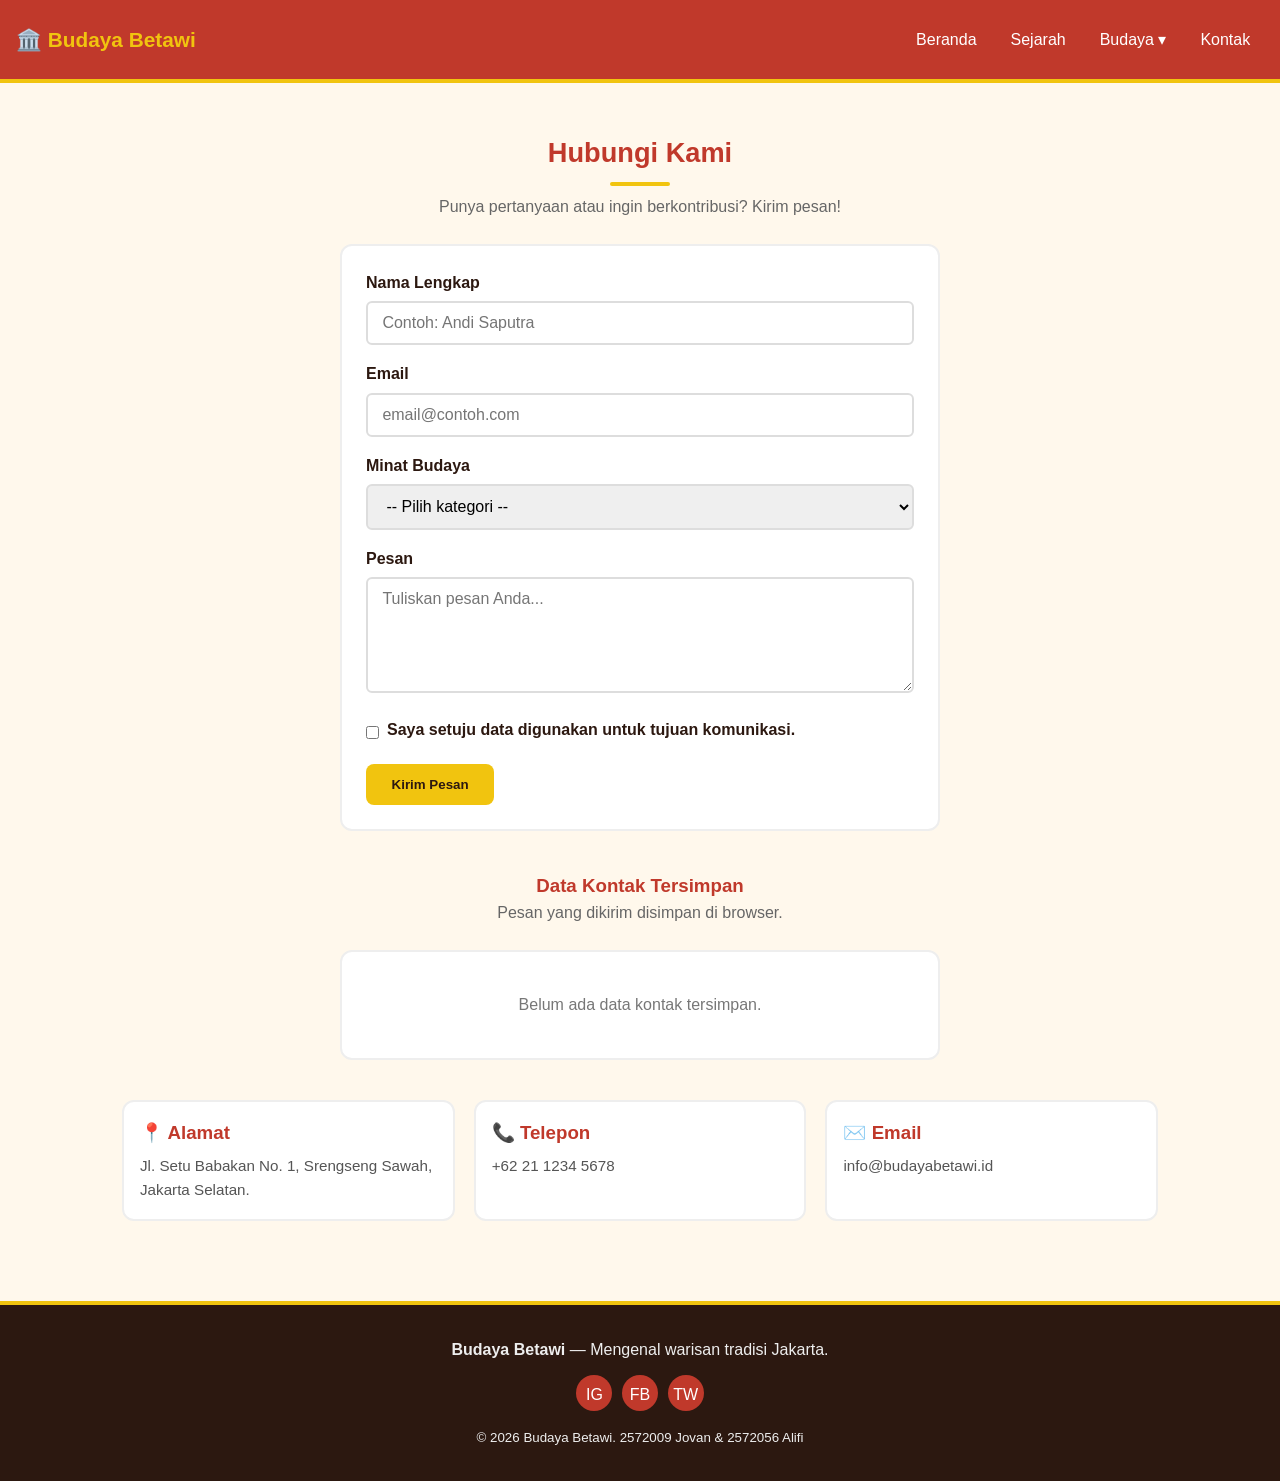
<file: kontak.html>
<!DOCTYPE html>
<html lang="en">
<head>
  <meta charset="UTF-8" />
  <meta name="viewport" content="width=device-width, initial-scale=1.0" />
  <title>Kontak - Budaya Betawi</title>
  <meta name="description" content="Hubungi kami untuk informasi lebih lanjut tentang budaya Betawi." />
  <link rel="stylesheet" href="style.css" />
</head>
<body>
  <nav class="navbar">
    <div class="nav-wrap">
      <a href="index.html" class="brand">🏛️ Budaya Betawi</a>
      <button class="menu-toggle" onclick="toggleMenu()">☰</button>
      <ul class="nav-links" id="navLinks">
        <li><a href="index.html">Beranda</a></li>
        <li><a href="sejarah.html">Sejarah</a></li>
        <li class="dropdown" onclick="toggleDropdown(this)">
          <a href="#">Budaya ▾</a>
          <ul class="dropdown-menu">
            <li><a href="kuliner.html">Kuliner</a></li>
            <li><a href="kesenian.html">Kesenian</a></li>
          </ul>
        </li>
        <li><a href="kontak.html">Kontak</a></li>
      </ul>
    </div>
  </nav>

  <section class="container">
    <h2 class="section-title">Hubungi Kami</h2>
    <p class="section-sub">Punya pertanyaan atau ingin berkontribusi? Kirim pesan!</p>

    <div class="form-card fade-up">
      <form id="kontakForm" novalidate>
        <div class="form-group">
          <label for="nama">Nama Lengkap</label>
          <input type="text" id="nama" name="nama" placeholder="Contoh: Andi Saputra" required />
        </div>
        <div class="form-group">
          <label for="email">Email</label>
          <input type="email" id="email" name="email" placeholder="email@contoh.com" required />
        </div>
        <div class="form-group">
          <label for="minat">Minat Budaya</label>
          <select id="minat" name="minat" required>
            <option value="">-- Pilih kategori --</option>
            <option value="Sejarah">Sejarah</option>
            <option value="Kuliner">Kuliner</option>
            <option value="Kesenian">Kesenian</option>
            <option value="Pakaian Adat">Pakaian Adat</option>
            <option value="Musik Tradisional">Musik Tradisional</option>
          </select>
        </div>
        <div class="form-group">
          <label for="pesan">Pesan</label>
          <textarea id="pesan" name="pesan" rows="5" placeholder="Tuliskan pesan Anda..." required></textarea>
        </div>
        <div class="form-group checkbox-row">
          <input type="checkbox" id="setuju" name="setuju" />
          <label for="setuju">Saya setuju data digunakan untuk tujuan komunikasi.</label>
        </div>
        <button type="submit" class="btn">Kirim Pesan</button>
        <div id="formResult" style="display:none"></div>
      </form>
    </div>
    <h3 style="margin-top:2.5rem;text-align:center;color:#c0392b">Data Kontak Tersimpan</h3>
    <p class="section-sub">Pesan yang dikirim disimpan di browser.</p>
    <div class="form-card fade-up">
      <div id="kontakList"></div>
    </div>

    <div class="grid" style="margin-top:2.5rem">
      <div class="card fade-up"><div class="card-body">
        <h3>📍 Alamat</h3><p>Jl. Setu Babakan No. 1, Srengseng Sawah, Jakarta Selatan.</p>
      </div></div>
      <div class="card fade-up"><div class="card-body">
        <h3>📞 Telepon</h3><p>+62 21 1234 5678</p>
      </div></div>
      <div class="card fade-up"><div class="card-body">
        <h3>✉️ Email</h3><p>info@budayabetawi.id</p>
      </div></div>
    </div>
  </section>

  <footer>
    <p><strong>Budaya Betawi</strong> — Mengenal warisan tradisi Jakarta.</p>
    <div class="socials"><a href="#">IG</a><a href="#">FB</a><a href="#">TW</a></div>
    <small>&copy; <span id="year"></span> Budaya Betawi. 2572009 Jovan & 2572056 Alifi</small>
  </footer>

  <script src="script.js"></script>
</body>
</html>
</file>
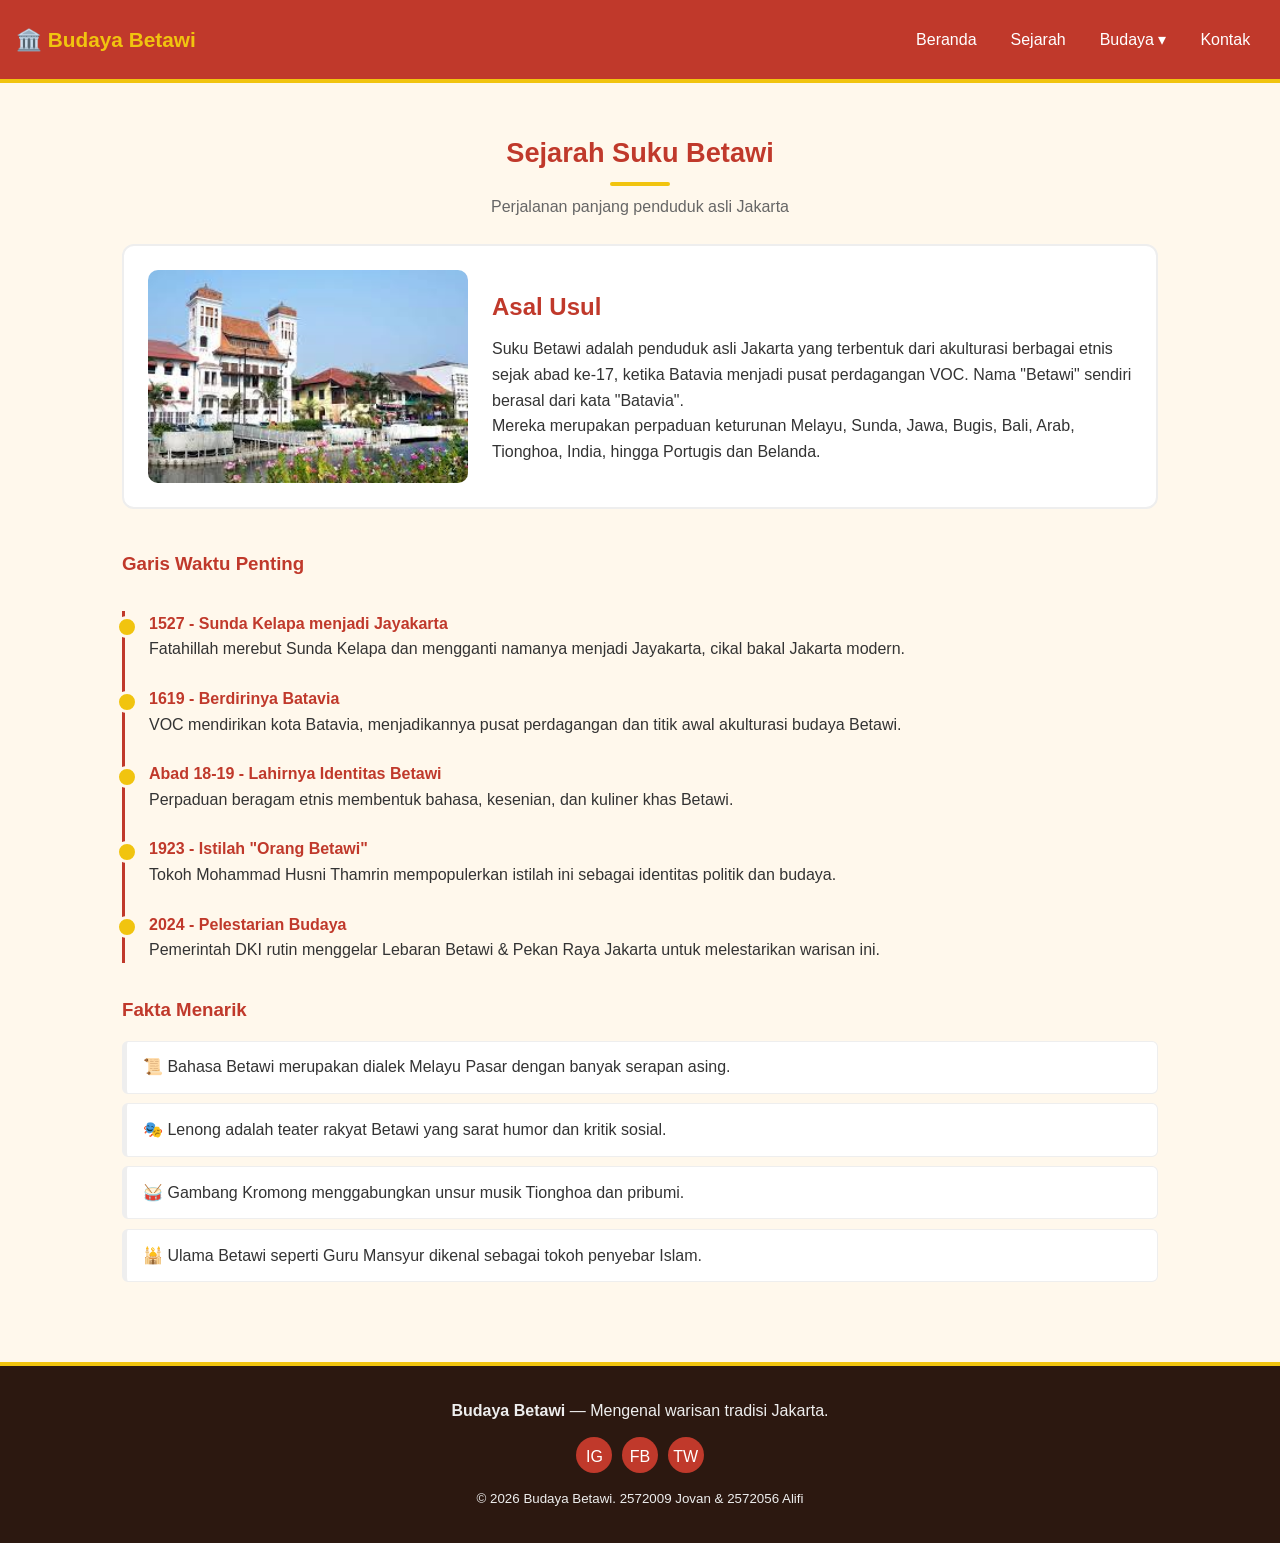
<file: sejarah.html>
<!DOCTYPE html>
<html lang="en">
<head>
  <meta charset="UTF-8" />
  <meta name="viewport" content="width=device-width, initial-scale=1.0" />
  <title>Sejarah Betawi - Budaya Jakarta</title>
  <meta name="description" content="Sejarah singkat suku Betawi sebagai penduduk asli Jakarta dari masa Sunda Kelapa hingga kini." />
  <link rel="stylesheet" href="style.css" />
</head>
<body>
  <nav class="navbar">
    <div class="nav-wrap">
      <a href="index.html" class="brand">🏛️ Budaya Betawi</a>
      <button class="menu-toggle" onclick="toggleMenu()">☰</button>
      <ul class="nav-links" id="navLinks">
        <li><a href="index.html">Beranda</a></li>
        <li><a href="sejarah.html">Sejarah</a></li>
        <li class="dropdown" onclick="toggleDropdown(this)">
          <a href="#">Budaya ▾</a>
          <ul class="dropdown-menu">
            <li><a href="kuliner.html">Kuliner</a></li>
            <li><a href="kesenian.html">Kesenian</a></li>
          </ul>
        </li>
        <li><a href="kontak.html">Kontak</a></li>
      </ul>
    </div>
  </nav>

  <section class="container">
    <h2 class="section-title">Sejarah Suku Betawi</h2>
    <p class="section-sub">Perjalanan panjang penduduk asli Jakarta</p>

    <div class="feature fade-up">
      <img src="[data-uri]" alt="Kota Tua Jakarta" loading="lazy" />
      <div class="feature-text">
        <h2>Asal Usul</h2>
        <p>Suku Betawi adalah penduduk asli Jakarta yang terbentuk dari akulturasi berbagai etnis sejak abad ke-17, ketika Batavia menjadi pusat perdagangan VOC. Nama "Betawi" sendiri berasal dari kata "Batavia".</p>
        <p>Mereka merupakan perpaduan keturunan Melayu, Sunda, Jawa, Bugis, Bali, Arab, Tionghoa, India, hingga Portugis dan Belanda.</p>
      </div>
    </div>

    <h3 style="margin-top:2.5rem;color:#c0392b">Garis Waktu Penting</h3>
    <div class="timeline">
      <div class="timeline-item fade-up">
        <h4>1527 - Sunda Kelapa menjadi Jayakarta</h4>
        <p>Fatahillah merebut Sunda Kelapa dan mengganti namanya menjadi Jayakarta, cikal bakal Jakarta modern.</p>
      </div>
      <div class="timeline-item fade-up">
        <h4>1619 - Berdirinya Batavia</h4>
        <p>VOC mendirikan kota Batavia, menjadikannya pusat perdagangan dan titik awal akulturasi budaya Betawi.</p>
      </div>
      <div class="timeline-item fade-up">
        <h4>Abad 18-19 - Lahirnya Identitas Betawi</h4>
        <p>Perpaduan beragam etnis membentuk bahasa, kesenian, dan kuliner khas Betawi.</p>
      </div>
      <div class="timeline-item fade-up">
        <h4>1923 - Istilah "Orang Betawi"</h4>
        <p>Tokoh Mohammad Husni Thamrin mempopulerkan istilah ini sebagai identitas politik dan budaya.</p>
      </div>
      <div class="timeline-item fade-up">
        <h4>2024 - Pelestarian Budaya</h4>
        <p>Pemerintah DKI rutin menggelar Lebaran Betawi & Pekan Raya Jakarta untuk melestarikan warisan ini.</p>
      </div>
    </div>

    <h3 style="margin-top:2rem;color:#c0392b">Fakta Menarik</h3>
    <ul class="fakta-list">
      <li>📜 Bahasa Betawi merupakan dialek Melayu Pasar dengan banyak serapan asing.</li>
      <li>🎭 Lenong adalah teater rakyat Betawi yang sarat humor dan kritik sosial.</li>
      <li>🥁 Gambang Kromong menggabungkan unsur musik Tionghoa dan pribumi.</li>
      <li>🕌 Ulama Betawi seperti Guru Mansyur dikenal sebagai tokoh penyebar Islam.</li>
    </ul>
  </section>

  <footer>
    <p><strong>Budaya Betawi</strong> — Mengenal warisan tradisi Jakarta.</p>
    <div class="socials"><a href="#">IG</a><a href="#">FB</a><a href="#">TW</a></div>
    <small>&copy; <span id="year"></span> Budaya Betawi. 2572009 Jovan & 2572056 Alifi</small>
  </footer>

  <script src="script.js"></script>
</body>
</html>
</file>
<file: style.css>
* { box-sizing: border-box; margin: 0; padding: 0; }

body {
  font-family: 'Segoe UI', Tahoma, Geneva, Verdana, sans-serif;
  background: #fff8ec;
  color: #333;
  line-height: 1.6;
}

img {
  max-width: 100%;
  display: block;
  border-radius: 10px;
}

a {
  color: #c0392b;
  text-decoration: none;
}


.navbar {
  background: #c0392b;
  color: #fff;
  padding: 1rem;
  border-bottom: 4px solid #f1c40f;
  position: sticky;
  top: 0;
  z-index: 100;
}

.nav-wrap {
  display: flex;
  align-items: center;
  justify-content: space-between;
  flex-wrap: wrap;
}

.brand {
  font-weight: bold;
  font-size: 1.3rem;
  color: #f1c40f;
}

.menu-toggle {
  background: #fff;
  border: 2px solid #fff;
  color: #c0392b;
  padding: 0.4rem 0.8rem;
  border-radius: 6px;
  cursor: pointer;
  font-size: 1rem;
  font-weight: bold;
}

.nav-links {
  list-style: none;
  display: none;
  flex-direction: column;
  width: 100%;
  margin-top: 0.8rem;
  gap: 0.3rem;
}

.nav-links.open {
  display: flex;
}

.nav-links a {
  display: block;
  color: #fff;
  padding: 0.6rem 0.8rem;
  border-radius: 6px;
  border: 1px solid transparent;
}

.nav-links a:hover,
.nav-links a.active {
  background: #a93226;
  border-color: #f1c40f;
}


.dropdown {
  position: relative;
}

.dropdown-menu {
  display: none;
  position: absolute;
  top: 100%;
  left: 0;
  min-width: 160px;
  list-style: none;
  background: #fff;
  color: #333;
  border-radius: 6px;
  padding: 0.4rem;
  border: 2px solid #f1c40f;
  z-index: 101;
}

.dropdown-menu a {
  color: #333;
  padding: 0.5rem 0.8rem;
}

.dropdown-menu a:hover {
  background: #f1c40f;
  color: #2c1810;
}

.dropdown.show .dropdown-menu {
  display: block;
}


.hero {
  min-height: 60vh;
  display: flex;
  align-items: center;
  justify-content: center;
  text-align: center;
  color: #fff;
  background: #2c1810;
  padding: 2rem 1rem;
  border-bottom: 6px solid #f1c40f;
   position: relative;
   overflow: hidden;
  
}

.hero-slides {
  position: absolute;
  inset: 0;
  z-index: 0;
}
.hero-slide {
  position: absolute;
  inset: 0;
  width: 100%;
  height: 100%;
  object-fit: cover;
  border-radius: 0;
  opacity: 0;
  transition: opacity 1.2s ease-in-out;
}
.hero-slide.active {
  opacity: 1;
}
.hero-overlay {
  position: absolute;
  inset: 0;
  background: rgba(44, 24, 16, 0.6);
  z-index: 1;
}
.hero-content {
  position: relative;
  z-index: 2;
}

.hero h1 {
  font-size: 2.2rem;
  margin-bottom: 1rem;
  color: #f1c40f;
}

.hero p {
  max-width: 600px;
  margin: 0 auto 1.5rem;
  font-size: 1rem;
  color: #eee;
}

.btn {
  display: inline-block;
  padding: 0.8rem 1.6rem;
  border-radius: 8px;
  font-weight: bold;
  cursor: pointer;
  border: none;
  background: #f1c40f;
  color: #2c1810;
}

.btn:hover {
  background: #d4ac0d;
}

.btn.outline {
  background: transparent;
  color: #fff;
  border: 2px solid #fff;
}

.btn.outline:hover {
  background: #fff;
  color: #c0392b;
}


section {
  padding: 2rem 1rem;
}

.container {
  max-width: 1100px;
  margin: 0 auto;
}

.section-title {
  text-align: center;
  font-size: 1.7rem;
  margin-bottom: 0.5rem;
  color: #c0392b;
}

.section-title::after {
  content: "";
  display: block;
  width: 60px;
  height: 4px;
  margin: 0.5rem auto 0;
  background: #f1c40f;
  border-radius: 2px;
}

.section-sub {
  text-align: center;
  color: #666;
  margin-bottom: 1.5rem;
}


.grid {
  display: grid;
  gap: 1.2rem;
  grid-template-columns: 1fr;
}

.card {
  background: #fff;
  border-radius: 12px;
  overflow: hidden;
  border: 2px solid #eee;
  display: flex;
  flex-direction: column;
}

.card:hover {
  border-color: #f1c40f;
}

.card img {
  width: 100%;
  height: 200px;
  object-fit: cover;
  border-radius: 0;
}

.card-body {
  padding: 1rem;
  flex: 1;
  display: flex;
  flex-direction: column;
}

.card h3 {
  color: #c0392b;
  margin-bottom: 0.4rem;
}

.card p {
  flex: 1;
  font-size: 0.95rem;
  color: #555;
}

.badge {
  display: inline-block;
  background: #f1c40f;
  color: #2c1810;
  padding: 0.2rem 0.6rem;
  border-radius: 20px;
  font-size: 0.75rem;
  font-weight: bold;
  margin-top: 0.6rem;
}


.feature {
  display: flex;
  flex-direction: column;
  gap: 1.5rem;
  align-items: center;
  background: #fff;
  padding: 1.5rem;
  border-radius: 12px;
  border: 2px solid #eee;
}

.feature img {
  flex: 1;
  max-width: 320px;
}

.feature-text {
  flex: 1;
}

.feature-text h2 {
  color: #c0392b;
  margin-bottom: 0.6rem;
}


.fakta-list {
  list-style: none;
  display: grid;
  gap: 0.6rem;
  margin-top: 1rem;
}

.fakta-list li {
  background: #fff;
  padding: 0.8rem 1rem;
  border-left: 5px solid #f1c40f;
  border-radius: 6px;
  border: 1px solid #eee;
  border-left-width: 5px;
}

.fakta-list li:hover {
  border-left-color: #c0392b;
  background: #fffdf5;
}


.timeline {
  position: relative;
  margin: 2rem 0;
  padding-left: 1.5rem;
  border-left: 3px solid #c0392b;
}

.timeline-item {
  margin-bottom: 1.5rem;
  position: relative;
}

.timeline-item::before {
  content: "";
  position: absolute;
  left: -2.05rem;
  top: 0.3rem;
  width: 1rem;
  height: 1rem;
  border-radius: 50%;
  background: #f1c40f;
  border: 3px solid #fff8ec;
}

.timeline-item h4 {
  color: #c0392b;
}


.form-card {
  background: #fff;
  padding: 1.5rem;
  border-radius: 12px;
  border: 2px solid #eee;
  max-width: 600px;
  margin: 0 auto;
}

.form-group {
  margin-bottom: 1rem;
}

.form-group label {
  display: block;
  margin-bottom: 0.35rem;
  font-weight: bold;
  color: #2c1810;
}

.form-group input,
.form-group select,
.form-group textarea {
  width: 100%;
  padding: 0.7rem 0.9rem;
  border: 2px solid #ddd;
  border-radius: 6px;
  font-size: 1rem;
  font-family: inherit;
}

.form-group input:focus,
.form-group select:focus,
.form-group textarea:focus {
  outline: none;
  border-color: #c0392b;
}

.checkbox-row {
  display: flex;
  align-items: center;
  gap: 0.5rem;
}

.checkbox-row input {
  width: auto;
}

.alert {
  padding: 0.9rem 1rem;
  border-radius: 6px;
  margin-top: 1rem;
  font-weight: bold;
}

.alert.success {
  background: #d4edda;
  color: #155724;
  border: 2px solid #28a745;
}

.alert.error {
  background: #f8d7da;
  color: #721c24;
  border: 2px solid #dc3545;
}


.quiz-card {
  background: #fff;
  padding: 1.5rem;
  border-radius: 12px;
  border: 2px solid #eee;
  max-width: 640px;
  margin: 0 auto;
}

.quiz-opt {
  display: block;
  width: 100%;
  text-align: left;
  padding: 0.8rem 1rem;
  margin: 0.4rem 0;
  background: #f9f9f9;
  border: 2px solid #ddd;
  border-radius: 6px;
  cursor: pointer;
  font-size: 1rem;
}

.quiz-opt:hover {
  background: #f1c40f;
  border-color: #f1c40f;
}

.quiz-opt.correct {
  background: #d4edda;
  border-color: #28a745;
}

.quiz-opt.wrong {
  background: #f8d7da;
  border-color: #dc3545;
}


footer {
  background: #2c1810;
  color: #eee;
  text-align: center;
  padding: 2rem 1rem;
  margin-top: 2rem;
  border-top: 4px solid #f1c40f;
}

footer .socials {
  margin: 0.8rem 0;
}

footer .socials a {
  color: #fff;
  margin: 0 0.3rem;
  display: inline-block;
  width: 36px;
  height: 36px;
  line-height: 36px;
  border-radius: 50%;
  background: #c0392b;
  border: 2px solid transparent;
}

footer .socials a:hover {
  background: #f1c40f;
  color: #2c1810;
  border-color: #fff;
}


.fade-up {
  opacity: 0;
  transition: opacity 0.6s;
}

.fade-up.visible {
  opacity: 1;
}


@media (min-width: 600px) {
  .grid {
    grid-template-columns: repeat(2, 1fr);
  }
  .hero h1 {
    font-size: 2.8rem;
  }
}

@media (min-width: 900px) {
  .nav-links {
    display: flex !important;
    flex-direction: row;
    width: auto;
    margin-top: 0;
    gap: 0.4rem;
  }
  .menu-toggle {
    display: none;
  }
  .grid {
    grid-template-columns: repeat(3, 1fr);
  }
  .feature {
    flex-direction: row;
    text-align: left;
  }
  section {
    padding: 3rem 2rem;
  }
  .hero h1 {
    font-size: 3.2rem;
  }
  .dropdown:hover .dropdown-menu {
    display: block;
  }
}

.galeri-item img {
  display: grid;
  grid-template-columns: repeat(2, 1fr);
  gap: 1rem;
  margin-top: 1rem;
}
.img-caption {
  text-align: center;
  font-size: 0.85rem;
  color: #555;
  margin-top: 0.4rem;
  min-height: 1.2rem;
}
.galeri-grid img {
  width: 100%;
  height: 200px;
  object-fit: cover;
  border-radius: 12px;
  background: #f1c40f;
  border: 2px solid #c0392b;
  display: block;
}
@media (min-width: 700px) {
  .galeri-grid { grid-template-columns: repeat(4, 1fr); }
}

.hero-gallery {
  display: grid;
  grid-template-columns: repeat(4, 1fr);
  gap: .6rem;
  max-width: 700px;
  margin: 0 auto 1.5rem;
}
.hero-item img {
  width: 100%;
  height: 90px;
  object-fit: cover;
  border-radius: 10px;
  background: #fff8ec;
  border: 2px solid #fff;
  display: block;
}

.hero-item .img-caption {
  color: #f1c40f;
  font-size: 0.75rem;
  text-align: center;
  margin-top: 0.3rem;
  min-height: 1rem;
}
</file>
